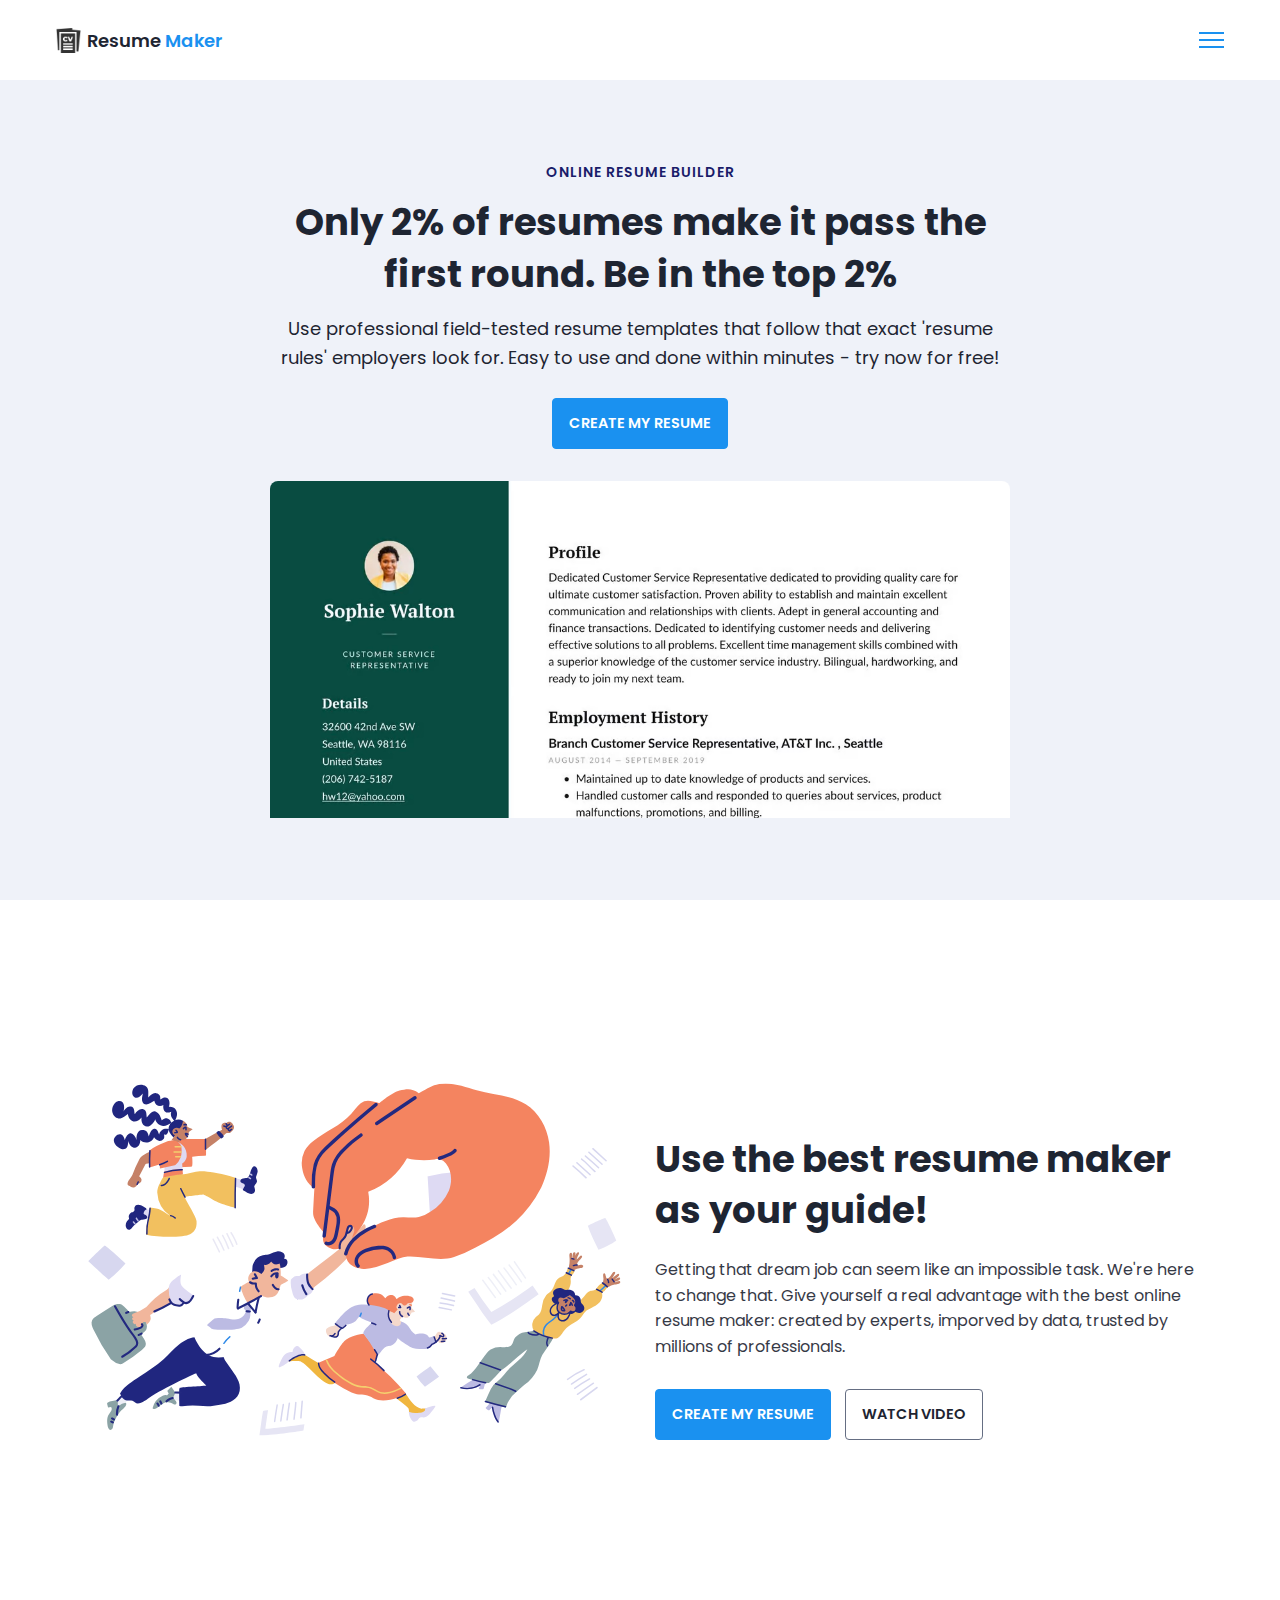
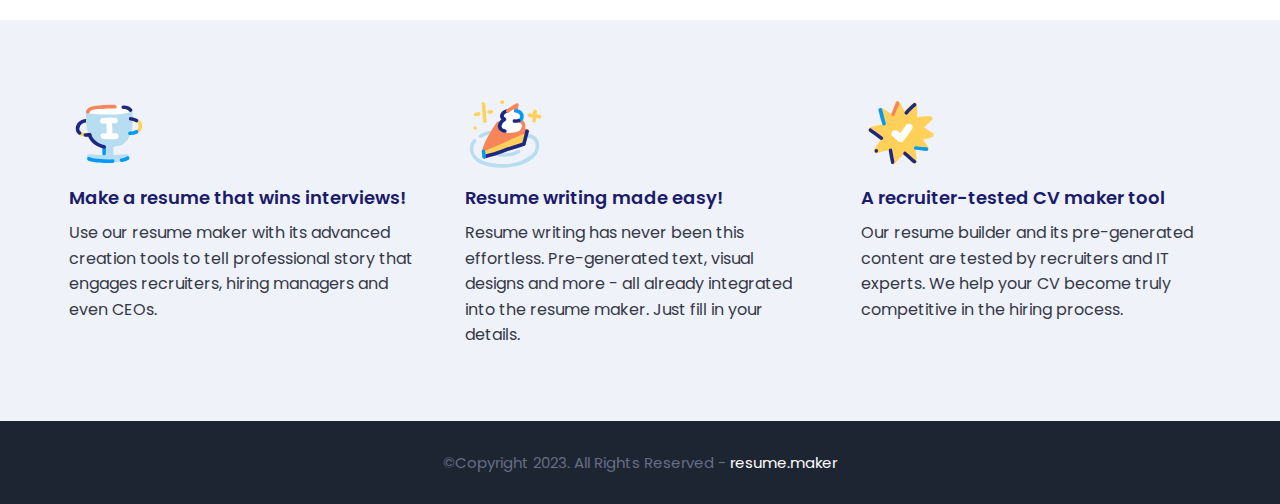
<file: index.html>
<!DOCTYPE html>
<html>

<head>
    <meta charset="utf-8">
    <meta http-equiv="X-UA-Compatible" content="IE=edge">
    <title>Resume Builder</title>
    <meta name="description" content="">
    <meta name="viewport" content="width=device-width, initial-scale=1">
    <link rel="stylesheet" href="assets/css/main.css">
</head>

<body>

    <nav class="navbar bg-white">
        <div class="container">
            <div class="navbar-content">
                <div class="brand-and-toggler">
                    <a href="index.html" class="navbar-brand">
                        <img src="assets/images/curriculum-vitae.png" alt="" class="navbar-brand-icon">
                        <span class="navbar-brand-text">Resume <span>Maker</span>
                    </a>
                    <button type="button" class="navbar-toggler-btn">
                            <div class = "bars">
                                <div class = "bar"></div>
                                <div class = "bar"></div>
                                <div class = "bar"></div>
                            </div>
                        </button>
                </div>
            </div>
        </div>
    </nav>

    <header class="header bg-bright" id="header">
        <div class="container">
            <div class="header-content text-center">
                <h6 class="text-uppercase text-blue-dark fs-14 fw-6 ls-1">Online Resume Builder</h6>
                <h1 class="lg-title">Only 2% of resumes make it pass the first round. Be in the top 2%</h1>
                <p class="text-dark fs-18">Use professional field-tested resume templates that follow that exact 'resume rules' employers look for. Easy to use and done within minutes - try now for free!</p>
                <a href="resume.html" class="btn btn-primary text-uppercase">create my resume</a>
                <img src="assets/images/dublin-resume-templates.avif">
            </div>
        </div>
    </header>

    <div class="section-one">
        <div class="container">
            <div class="section-one-content">
                <div class="section-one-l">
                    <img src="assets/images/visual-0c7080adf17f1f207276f613447c924f667dab34b7ac415cd7ef653172defd0b.svg">
                </div>
                <div class="section-one-r text-center">
                    <h2 class="lg-title">Use the best resume maker as your guide!</h2>
                    <p class="text">Getting that dream job can seem like an impossible task. We're here to change that. Give yourself a real advantage with the best online resume maker: created by experts, imporved by data, trusted by millions of professionals.</p>
                    <div class="btn-group">
                        <a href="resume.html" class="btn btn-primary text-uppercase">create my resume</a>
                        <a href="#" class="btn btn-secondary text-uppercase">watch video</a>
                    </div>
                </div>
            </div>
        </div>
    </div>

    <div class="section-two bg-bright">
        <div class="container">
            <div class="section-two-content">
                <div class="section-items">
                    <div class="section-item">
                        <div class="section-item-icon">
                            <img src="assets/images/feature-1-edf4481d69166ac81917d1e40e6597c8d61aa970ad44367ce78049bf830fbda5.svg" alt="">
                        </div>
                        <h5 class="section-item-title">Make a resume that wins interviews!</h5>
                        <p class="text">Use our resume maker with its advanced creation tools to tell professional story that engages recruiters, hiring managers and even CEOs.</p>
                    </div>

                    <div class="section-item">
                        <div class="section-item-icon">
                            <img src="assets/images/feature-2-a7a471bd973c02a55d1b3f8aff578cd3c9a4c5ac4fc74423d94ecc04aef3492b.svg" alt="">
                        </div>
                        <h5 class="section-item-title">Resume writing made easy!</h5>
                        <p class="text">Resume writing has never been this effortless. Pre-generated text, visual designs and more - all already integrated into the resume maker. Just fill in your details.</p>
                    </div>

                    <div class="section-item">
                        <div class="section-item-icon">
                            <img src="assets/images/feature-3-4e87a82f83e260488c36f8105e26f439fdc3ee5009372bb5e12d9421f32eabdd.svg" alt="">
                        </div>
                        <h5 class="section-item-title">A recruiter-tested CV maker tool</h5>
                        <p class="text">Our resume builder and its pre-generated content are tested by recruiters and IT experts. We help your CV become truly competitive in the hiring process.</p>
                    </div>
                </div>
            </div>
        </div>
    </div>

    <footer class="footer bg-dark">
        <div class="container">
            <div class="footer-content text-center">
                <p class="fs-15">&copy;Copyright 2023. All Rights Reserved - <span>resume.maker</span></p>
            </div>
        </div>
    </footer>

</body>

</html>


<!--Ankush-->
</file>
<file: assets/css/main.css>
@import url('https://fonts.googleapis.com/css2?family=Manrope:wght@200;300;400;500;600;700;800&family=Poppins:ital,wght@0,100;0,200;0,300;0,400;0,500;0,600;0,700;0,800;0,900;1,100;1,200;1,300;1,400;1,500;1,600;1,700;1,800;1,900&display=swap');
:root {
    --clr-blue: #1A91F0;
    --clr-blue-mid: #1170CD;
    --clr-blue-dark: #1A1C6A;
    --clr-white: #fff;
    --clr-bright: #EFF2F9;
    --clr-dark: #1e2532;
    --clr-black: #000;
    --clr-grey: #656e83;
    --clr-green: #084C41;
    --font-poppins: 'Poppins', sans-serif;
    --font-manrope: 'Manrope', sans-serif;
    ;
    --transition: all 300ms ease-in-out;
}

* {
    padding: 0;
    margin: 0;
    box-sizing: border-box;
}

html {
    font-size: 10px;
}

body {
    font-size: 1.6rem;
    font-family: var(--font-poppins);
}

button {
    border: none;
    background-color: transparent;
    outline: 0;
    cursor: pointer;
    font-family: inherit;
}

img {
    width: 100%;
    display: block;
}

a {
    text-decoration: none;
}


/* fonts */

.font-poppins {
    font-family: var(--font-poppins);
}

.font-manrope {
    font-family: var(--font-manrope);
}


/* text colors */

.text-blue {
    color: var(--clr-blue);
}

.text-blue-mid {
    color: var(--clr-blue-mid);
}

.text-blue-dark {
    color: var(--clr-blue-dark);
}

.text-bright {
    color: var(--clr-bright);
}

.text-dark {
    color: var(--clr-dark);
}

.text-grey {
    color: var(--clr-grey);
}

.text-white {
    color: var(--clr-white);
}


/* backgrounds */

.bg-blue {
    background-color: var(--clr-blue);
}

.bg-blue-mid {
    background-color: var(--clr-blue-mid);
}

.bg-blue-dark {
    background-color: var(--clr-blue-dark);
}

.bg-bright {
    background-color: var(--clr-bright);
}

.bg-dark {
    background-color: var(--clr-dark);
}

.bg-grey {
    background-color: var(--clr-grey);
}

.bg-white {
    background-color: var(--clr-white);
}

.bg-black {
    background-color: var(--clr-black);
}

.bg-green {
    background-color: var(--clr-green);
}

.text-center {
    text-align: center;
}

.text-left {
    text-align: left;
}

.text-right {
    text-align: right;
}

.text-uppercase {
    text-transform: uppercase;
}

.text-lowercase {
    text-transform: lowercase;
}

.text-capitalize {
    text-transform: capitalize;
}

.text {
    color: var(--clr-dark);
    opacity: 0.9;
    margin: 2rem 0;
    line-height: 1.6;
}

.fw-2 {
    font-weight: 200;
}

.fw-3 {
    font-weight: 300;
}

.fw-4 {
    font-weight: 400;
}

.fw-5 {
    font-weight: 500;
}

.fw-6 {
    font-weight: 600;
}

.fw-7 {
    font-weight: 700;
}

.fw-8 {
    font-weight: 800;
}

.fs-13 {
    font-size: 13px;
}

.fs-14 {
    font-size: 14px;
}

.fs-15 {
    font-size: 15px;
}

.fs-16 {
    font-size: 16px;
}

.fs-17 {
    font-size: 17px;
}

.fs-18 {
    font-size: 18px;
}

.fs-19 {
    font-size: 19px;
}

.fs-20 {
    font-size: 20px;
}

.fs-21 {
    font-size: 21px;
}

.fs-22 {
    font-size: 22px;
}

.fs-23 {
    font-size: 23px;
}

.fs-24 {
    font-size: 24px;
}

.fs-25 {
    font-size: 25px;
}

.ls-1 {
    letter-spacing: 1px;
}

.ls-2 {
    letter-spacing: 2px;
}

.container {
    max-width: 1200px;
    margin: 0 auto;
    padding: 0 1.6rem;
}


/* bars button */

.bars {
    display: flex;
    flex-direction: column;
    justify-content: space-between;
    height: 16.5px;
    width: 25px;
}

.bars .bar {
    width: 100%;
    height: 2px;
    background-color: var(--clr-blue);
    transition: var(--transition);
}

.bars:hover .bar {
    background-color: var(--clr-dark);
}


/* buttons */

.btn {
    font-size: 14.5px;
    font-weight: 600;
    padding: 1.4rem 1.6rem;
    border-radius: 4px;
    display: inline-block;
}

.btn-primary {
    background-color: var(--clr-blue);
    color: var(--clr-white);
    border: 1px solid var(--clr-blue);
    transition: var(--transition);
}

.btn-primary:hover {
    background-color: transparent;
    color: var(--clr-dark);
    border-color: var(--clr-grey);
}

.btn-secondary {
    background-color: transparent;
    color: var(--clr-dark);
    border: 1px solid var(--clr-grey);
    transition: var(--transition);
}

.btn-secondary:hover {
    background-color: var(--clr-blue);
    color: var(--clr-white);
    border-color: var(--clr-blue);
}

.btn-group button:first-child,
.btn-group a:first-child {
    margin-right: 1rem!important;
}


/* navbar part */

.navbar {
    height: 80px;
    display: flex;
    align-items: center;
    box-shadow: rgba(0, 0, 0, 0.08) 0px 3px 8px;
}

.navbar .container {
    width: 100%;
}

.navbar-brand {
    display: flex;
    align-items: center;
    justify-content: flex-start;
    font-size: 1.8rem;
}

.navbar-brand-text {
    color: var(--clr-dark);
    font-weight: 600;
}

.navbar-brand-text span {
    color: var(--clr-blue);
}

.navbar-brand-icon {
    width: 25px;
    margin-right: 6px;
    opacity: 0.8;
}

.brand-and-toggler {
    display: flex;
    align-items: center;
    justify-content: space-between;
}

.header {
    min-height: calc(100vh - 80px);
    display: flex;
    flex-direction: column;
    align-items: center;
    justify-content: center;
}

.header-content {
    max-width: 740px;
    margin-right: auto;
    margin-left: auto;
}

.header-content img {
    max-width: 760px;
    border-top-right-radius: 8px;
    border-top-left-radius: 8px;
    margin-top: 3.2rem;
}

.lg-title {
    margin: 1.4rem 0;
    font-size: 37px;
    line-height: 1.4;
    color: var(--clr-dark);
}

.header-content p {
    margin-bottom: 2.6rem;
    line-height: 1.6;
}


/* section one */

.section-one {
    padding: 64px 0;
    min-height: 80vh;
    display: flex;
    align-items: center;
}

.section-one-l img {
    max-width: 545px;
    margin-right: auto;
    margin-left: auto;
}

.section-one-r {
    margin-top: 4rem;
}

.section-one .btn-group {
    margin-top: 2rem;
}

.section-one-r {
    max-width: 545px;
    margin-right: auto;
    margin-left: auto;
}

.section-one-r .btn-group {
    margin-top: 3rem;
}


/* section two */

.section-two {
    padding: 64px 0;
}

.section-two .section-items {
    display: grid;
    gap: 2rem;
}

.section-two .section-item {
    max-width: 350px;
    text-align: center;
    margin-right: auto;
    margin-left: auto;
}

.section-two .section-item-icon {
    margin: 1rem 0;
}

.section-two .section-item-icon img {
    width: 80px;
    margin-right: auto;
    margin-left: auto;
}

.section-two .section-item-title {
    color: var(--clr-blue-dark);
    font-size: 1.8rem;
    font-weight: 600;
}

.section-two .text {
    margin: 0.9rem 0;
}


/* footer */

.footer {
    padding: 3rem 0;
}

.footer-content p {
    color: var(--clr-grey);
}

.footer-content p span {
    color: var(--clr-white);
}


/* media queries */

@media screen and (min-width: 768px) {
    .section-two .section-items {
        grid-template-columns: repeat(2, 1fr);
    }
}

@media screen and (min-width: 992px) {
    .section-one-content {
        display: grid;
        grid-template-columns: repeat(2, 1fr);
        column-gap: 3rem;
    }
    .section-one-r {
        text-align: left;
    }
    .section-two .section-items {
        grid-template-columns: repeat(3, 1fr);
    }
    .section-two .section-item {
        text-align: left;
    }
    .section-two .section-item-icon img {
        margin-left: 0;
    }
}


/* resume page */

#about-sc {
    padding: 64px 0;
}

.cv-form-row-title {
    background-color: var(--clr-dark);
    padding: 0.8rem 1.6rem;
    margin-bottom: 2rem;
}

.cv-form-row-title h3 {
    color: var(--clr-white);
    font-weight: 500;
    text-transform: uppercase;
    letter-spacing: 1.5px;
    font-size: 1.7rem;
}

.cv-form-blk {
    margin: 3rem 0;
}

.cv-form-row {
    padding: 3rem 2rem 0 2rem;
    border: 1px solid rgba(0, 0, 0, 0.08);
    margin-bottom: 1rem;
    position: relative;
}

textarea {
    resize: none;
}

.form-elem {
    margin-bottom: 3rem;
    position: relative;
}

.form-label {
    display: block;
    font-weight: 600;
    font-size: 14px;
    color: var(--clr-dark);
    margin-bottom: 0.5rem;
}

.form-control {
    border-radius: none;
    border: 1px solid rgba(0, 0, 0, 0.1);
    font-size: 14px;
    padding: 0.8rem 1.6rem;
    font-family: inherit;
    width: 100%;
    outline: 0;
    transition: var(--transition);
}

.form-control:focus {
    border-color: rgba(0, 0, 0, 0.3);
}

.form-text {
    color: #ca0b00;
    font-size: 12px;
    position: absolute;
    letter-spacing: 0.5px;
    top: calc(100% + 2px);
    left: 0;
    width: 100%;
}

.cols-3,
.cols-2 {
    display: grid;
}

.repeater-add-btn {
    width: 25px;
    height: 25px;
    background-color: var(--clr-blue-mid);
    font-size: 1.6rem;
    color: var(--clr-white);
    margin: 1rem 0;
}

.repeater-remove-btn {
    position: absolute;
    top: 10px;
    right: 10px;
    z-index: 999;
    width: 25px;
    height: 25px;
    border-radius: 50%;
    background-color: #ca0b00;
    color: var(--clr-white);
    font-size: 1.6rem;
}


/* preview section */

.preview-cnt {
    border-radius: 5px;
    display: grid;
    grid-template-columns: 32% auto;
    box-shadow: rgba(149, 157, 165, 0.2) 0px 8px 24px;
    overflow: hidden;
}

.preview-cnt-l {
    padding: 3rem 3rem 2rem 3rem;
}

.preview-cnt-r {
    padding: 3rem 3rem 3rem 4rem;
}

.preview-cnt-l .preview-blk:nth-child(1) {
    text-align: center;
}

.preview-image {
    width: 120px;
    height: 120px;
    border-radius: 50%;
    overflow: hidden;
    margin-right: auto;
    margin-left: auto;
}

.preview-image img {
    width: 100%;
    height: 100%;
    object-fit: cover;
}

.preview-item-name {
    font-size: 2.4rem;
    font-weight: 600;
    margin: 1.8rem 0;
    position: relative;
}

.preview-item-name::after {
    position: absolute;
    content: "";
    bottom: -10px;
    width: 50px;
    height: 1.5px;
    background-color: rgba(255, 255, 255, 0.5);
    left: 50%;
    transform: translateX(-50%);
}

.preview-blk {
    padding: 1rem 0;
    margin-bottom: 1rem;
}

.preview-blk-title h3 {
    text-transform: uppercase;
    letter-spacing: 0.5px;
    border-bottom: 0.5px solid rgba(0, 0, 0, 0.08);
    padding-bottom: 0.5rem;
}

.preview-blk-title {
    margin-bottom: 1rem;
}

.preview-blk-list .preview-item {
    font-size: 1.5rem;
    margin-bottom: 0.2rem;
    opacity: 0.95;
}

.preview-cnt-r .preview-blk-title {
    color: var(--clr-dark);
}

.preview-cnt-r .preview-blk-list .preview-item {
    margin-top: 1.8rem;
}

.achievements-items.preview-blk-list .preview-item span:first-child,
.educations-items.preview-blk-list .preview-item span:first-child,
.experiences-items.preview-blk-list .preview-item span:first-child {
    display: block;
    font-weight: 600;
    margin-bottom: 1rem;
    background-color: rgba(0, 0, 0, 0.03);
}

.educations-items.preview-blk-list .preview-item span:nth-child(2),
.experiences-items.preview-blk-list .preview-item span:nth-child(2) {
    font-weight: 600;
    margin-right: 1rem;
}

.educations-items.preview-blk-list .preview-item span:nth-child(3),
.experiences-items.preview-blk-list .preview-item span:nth-child(3) {
    font-style: italic;
    margin-right: 1rem;
}

.educations-items.preview-blk-list .preview-item span:nth-child(4),
.educations-items.preview-blk-list .preview-item span:nth-child(5),
.experiences-items.preview-blk-list .preview-item span:nth-child(4),
.experiences-items.preview-blk-list .preview-item span:nth-child(5) {
    margin-right: 1rem;
    background-color: var(--clr-green);
    color: var(--clr-white);
    padding: 0 1rem;
    border-radius: 0.6rem;
}

.educations-items.preview-blk-list .preview-item span:nth-child(6),
.experiences-items.preview-blk-list .preview-item span:nth-child(6) {
    font-size: 13.5px;
    display: block;
    opacity: 0.8;
    margin-top: 1rem;
}

.projects-items.preview-blk-list .preview-item span {
    display: block;
}

@media screen and (min-width: 768px) {
    .cols-3 {
        grid-template-columns: repeat(3, 1fr);
        column-gap: 2rem;
    }
    .cols-2 {
        grid-template-columns: repeat(2, 1fr);
        column-gap: 2rem;
    }
}

@media screen and (min-width: 992px) {
    .cv-form-row {
        padding: 3rem 3rem 0rem 3rem;
    }
    .cols-3 {
        grid-template-columns: repeat(3, 1fr);
    }
}

.print-btn-sc {
    margin: 2rem 0 6rem 0;
}


/* print section */

@media print {
    body * {
        visibility: hidden;
    }
    .non_print_area {
        display: none;
    }
    .print_area,
    .print_area * {
        visibility: visible;
    }
    .print_area {
        width: 100%;
        position: absolute;
        left: 0;
        top: 0;
        overflow: hidden;
    }
}
</file>
